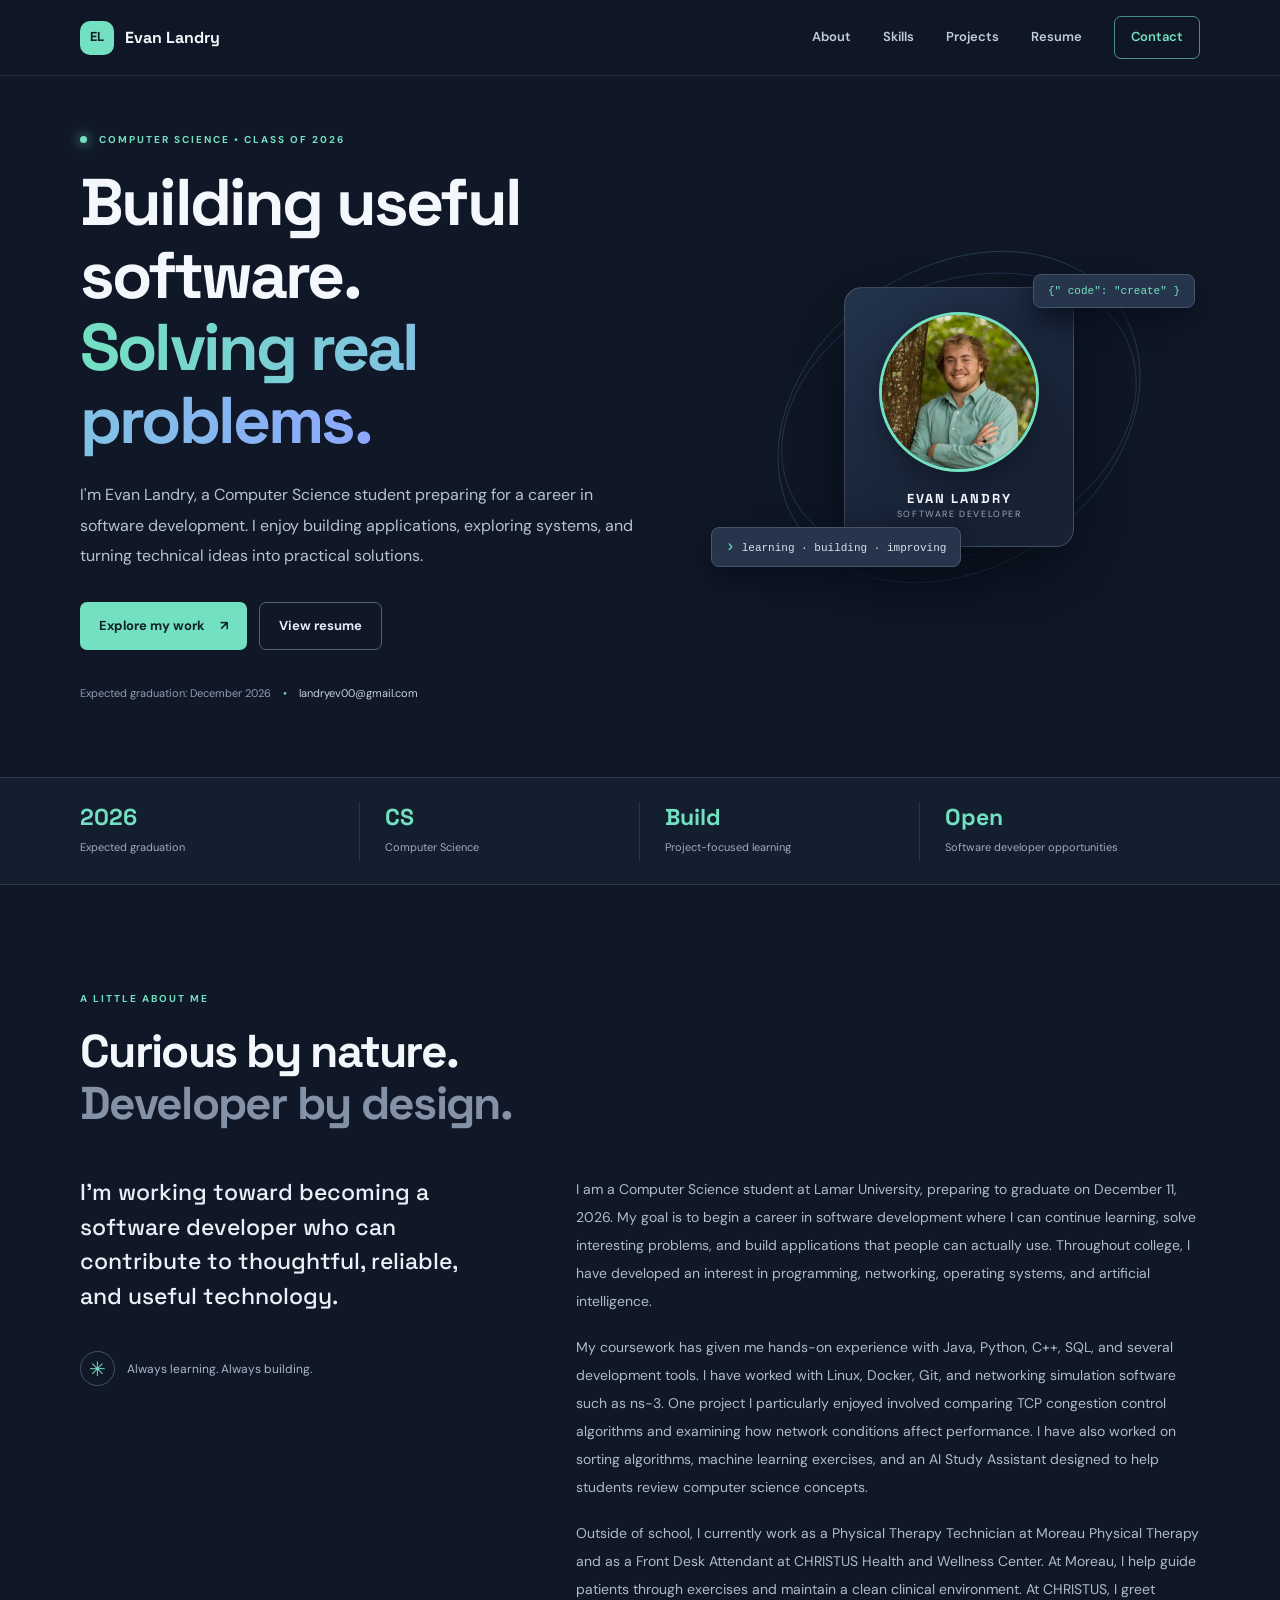
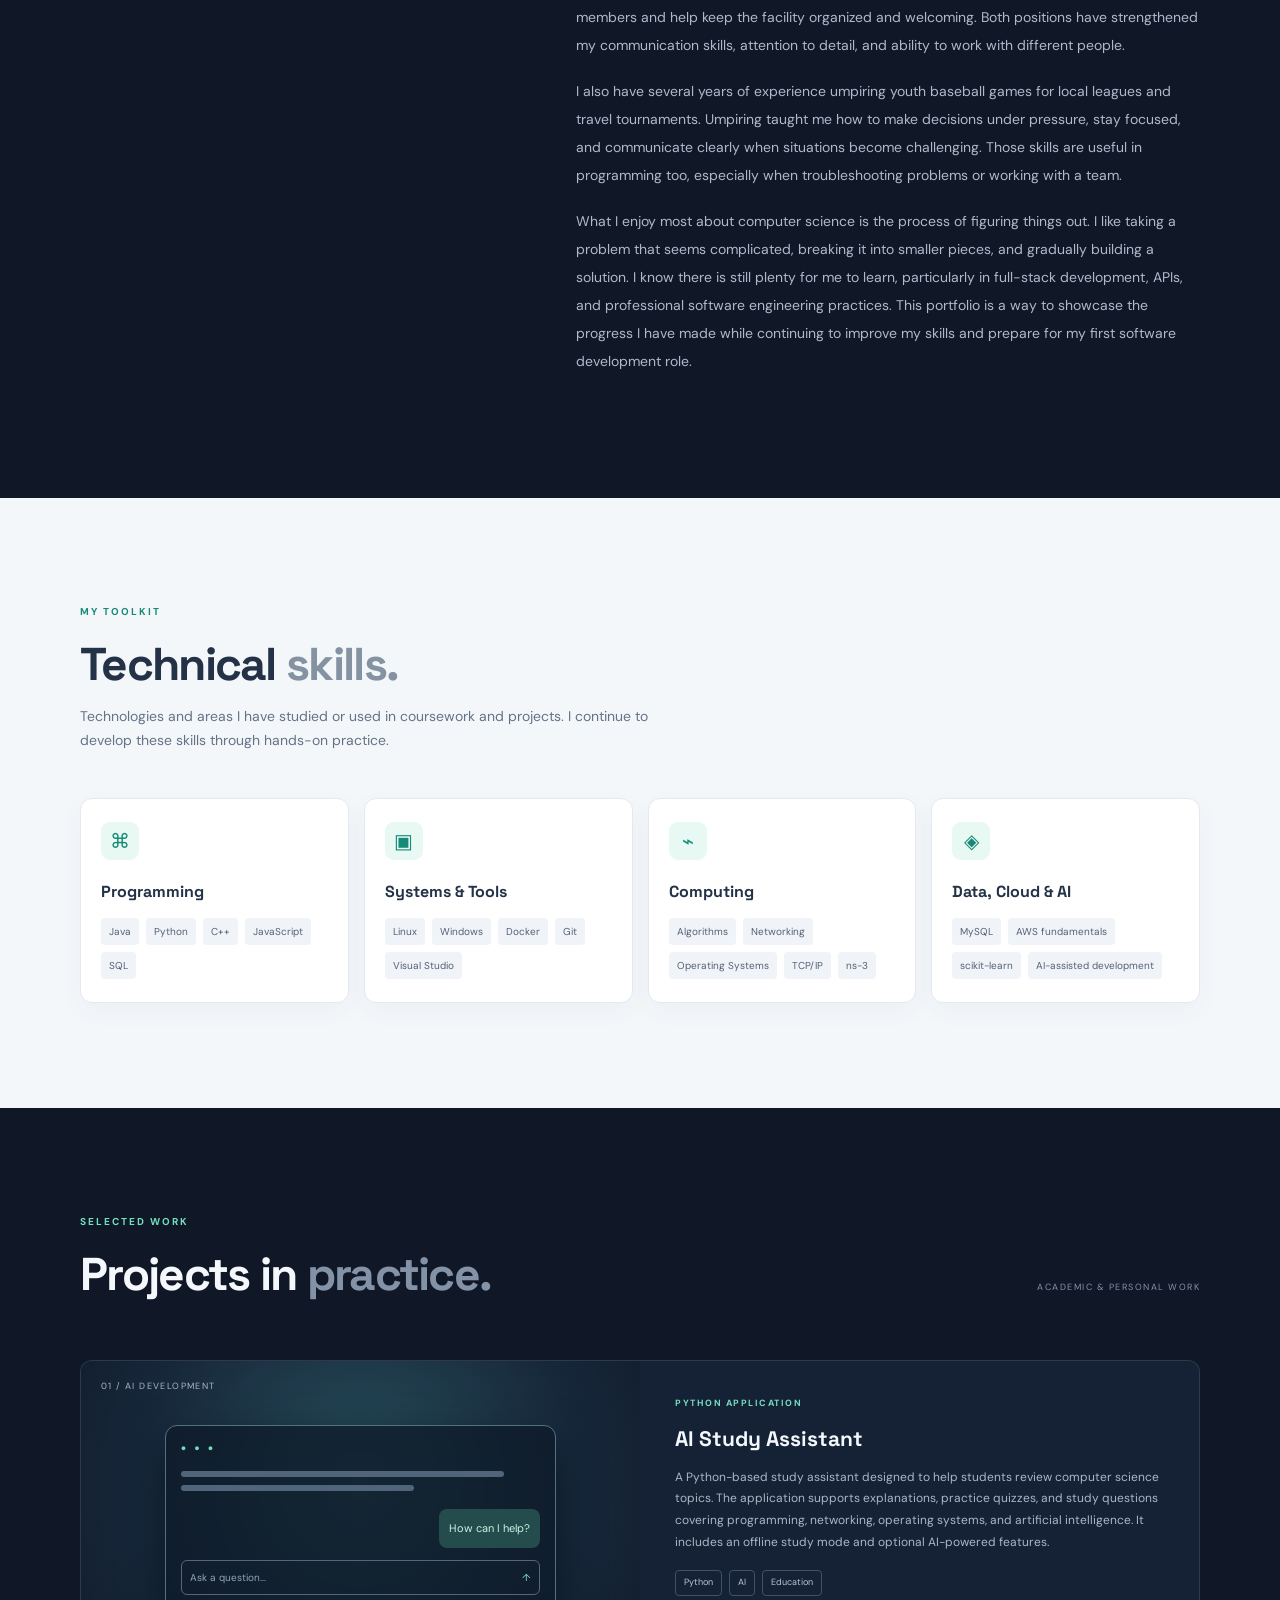
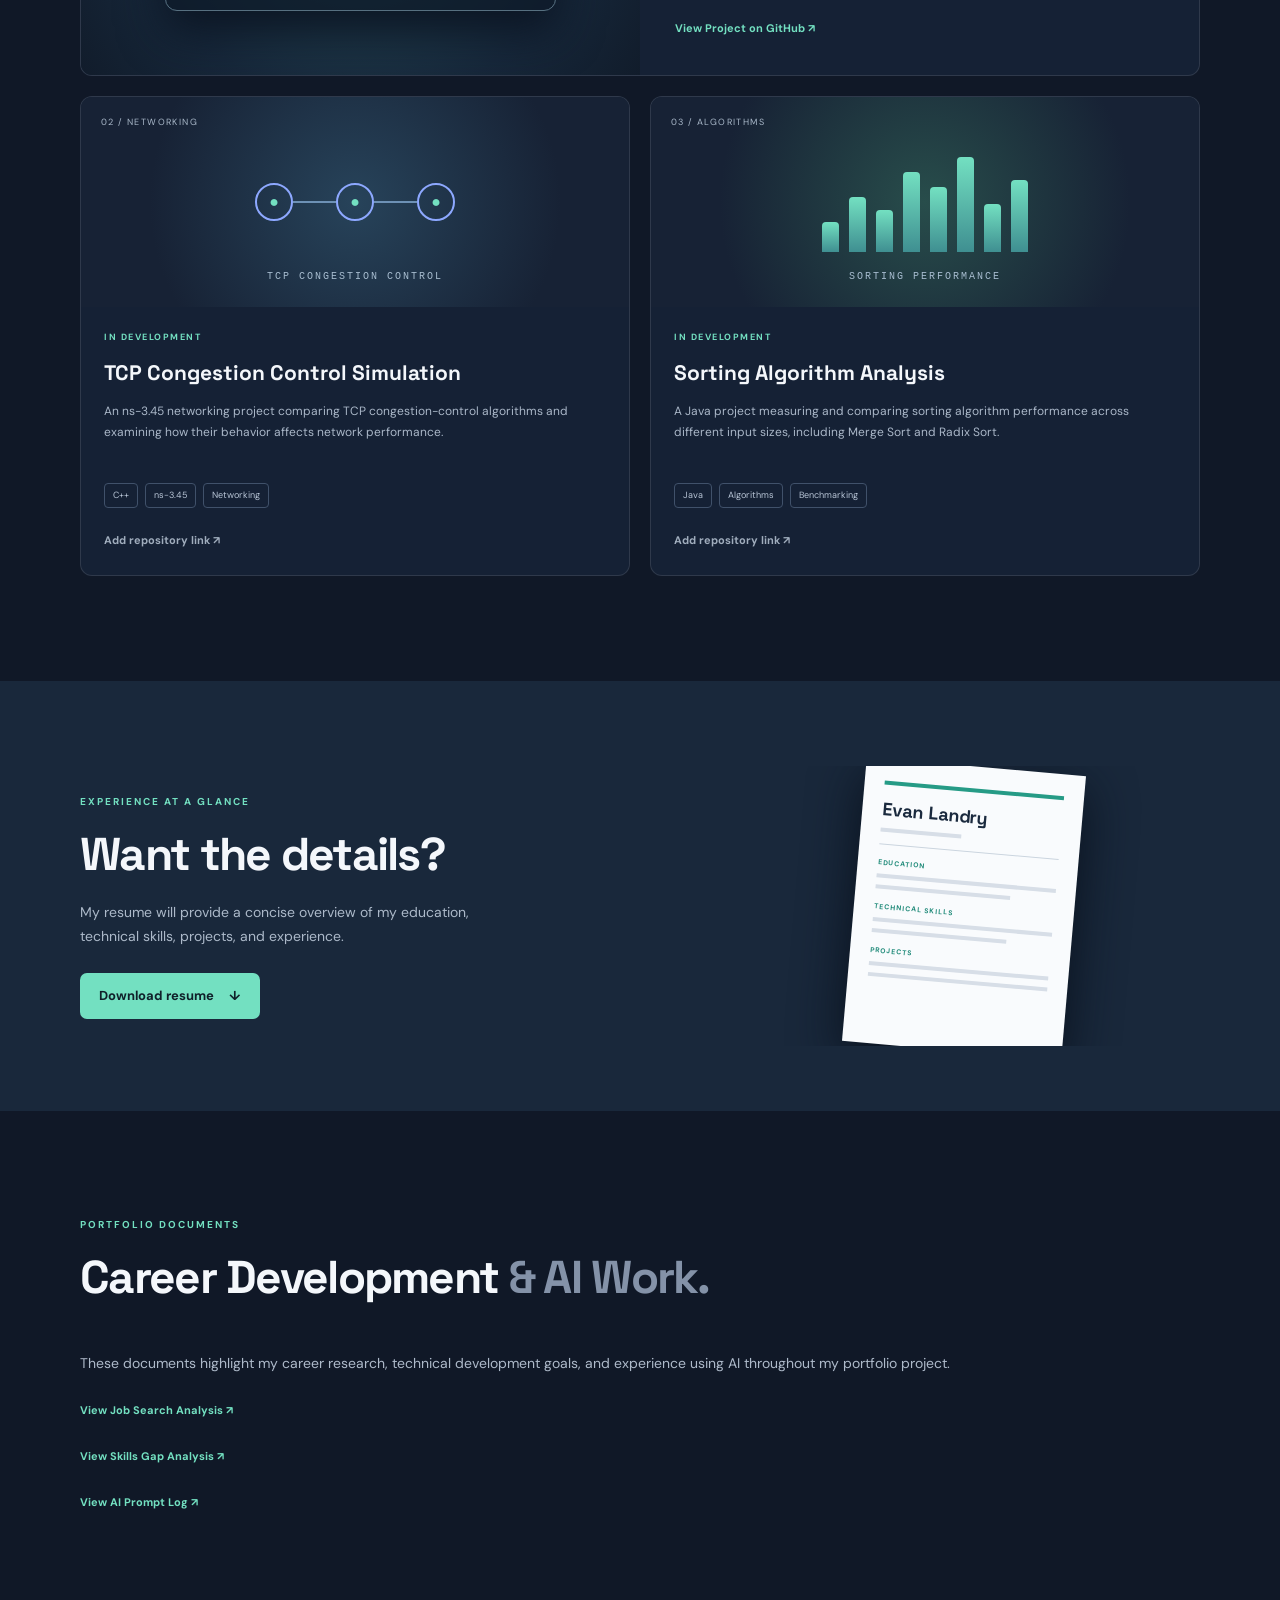
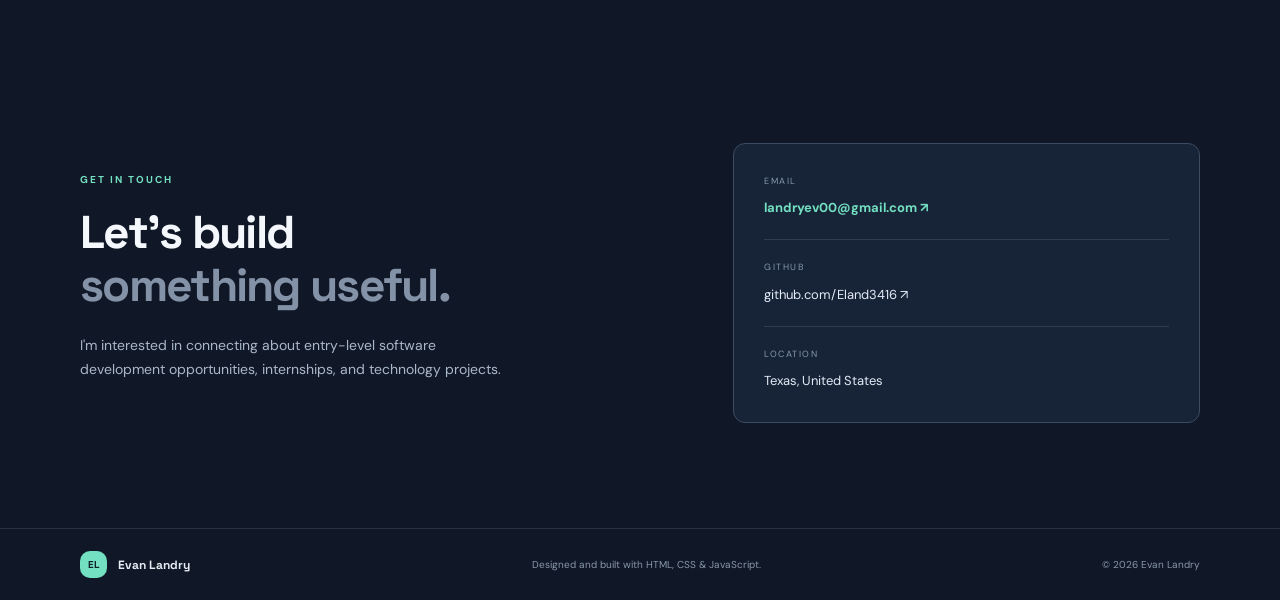
<file: index.html>
<!DOCTYPE html>
<html lang="en">
<head>
  <meta charset="UTF-8">
  <meta name="viewport" content="width=device-width, initial-scale=1.0">
  <meta name="description" content="Evan Landry — Computer Science student and aspiring software developer. Explore projects, technical skills, and contact information.">
  <meta name="theme-color" content="#101827">
  <title>Evan Landry | Software Developer Portfolio</title>
  <link rel="preconnect" href="https://fonts.googleapis.com">
  <link rel="preconnect" href="https://fonts.gstatic.com" crossorigin>
  <link href="https://fonts.googleapis.com/css2?family=DM+Sans:wght@400;500;600;700&family=Space+Grotesk:wght@500;600;700&display=swap" rel="stylesheet">
  <link rel="stylesheet" href="style.css">
</head>
<body>
  <header class="site-header">
    <nav class="nav container" aria-label="Main navigation">
      <a class="brand" href="#home" aria-label="Evan Landry home"><span class="brand-mark">EL</span><span>Evan Landry</span></a>
      <button class="menu-toggle" id="menuToggle" aria-label="Toggle navigation" aria-expanded="false">☰</button>
      <div class="nav-links" id="navLinks">
        <a href="#about">About</a><a href="#skills">Skills</a><a href="#projects">Projects</a>
        <a href="#resume">Resume</a><a class="nav-contact" href="#contact">Contact</a>
      </div>
    </nav>
  </header>

  <main>
    <section class="hero container" id="home">
      <div class="hero-copy">
        <p class="eyebrow"><span class="status-dot"></span> COMPUTER SCIENCE • CLASS OF 2026</p>
        <h1>Building useful software.<br><span class="gradient-text">Solving real problems.</span></h1>
        <p class="hero-description">I'm Evan Landry, a Computer Science student preparing for a career in software development. I enjoy building applications, exploring systems, and turning technical ideas into practical solutions.</p>
        <div class="hero-actions">
          <a class="button button-primary" href="#projects">Explore my work <span>↗</span></a>
          <a class="button button-secondary" href="resume/resume.pdf" target="_blank" rel="noopener">View resume</a>
        </div>
        <div class="hero-meta"><span>Expected graduation: December 2026</span><span class="meta-divider">•</span><a href="mailto:landryev00@gmail.com">landryev00@gmail.com</a></div>
      </div>
      <div class="hero-visual" aria-label="Initials EL profile placeholder">
        <div class="visual-orbit orbit-one"></div><div class="visual-orbit orbit-two"></div>
        
<div class="profile-card">
  <img
    src="assets/professional-headshot.jpg"
    alt="Professional headshot of Evan Landry"
    class="profile-photo"
  >
  <p>EVAN LANDRY</p>
  <span>SOFTWARE DEVELOPER</span>
</div>

        <div class="floating-tag tag-code">{" code": "create" }</div>
        <div class="floating-tag tag-terminal"><span>›</span> learning · building · improving</div>
      </div>
    </section>

    <section class="quick-facts">
      <div class="container facts-grid">
        <div><strong>2026</strong><span>Expected graduation</span></div>
        <div><strong>CS</strong><span>Computer Science</span></div>
        <div><strong>Build</strong><span>Project-focused learning</span></div>
        <div><strong>Open</strong><span>Software developer opportunities</span></div>
      </div>
    </section>

    <section class="section container" id="about">
      <div class="section-heading"><p class="eyebrow">A LITTLE ABOUT ME</p><h2>Curious by nature.<br><span class="muted-heading">Developer by design.</span></h2></div>
      <div class="about-grid">
        <div class="about-lead"><p class="lead">I'm working toward becoming a software developer who can contribute to thoughtful, reliable, and useful technology.</p><div class="about-note"><span class="note-icon">✳</span><span>Always learning. Always building.</span></div></div>
        
<div class="about-body">
  <p>
    I am a Computer Science student at Lamar University,
    preparing to graduate on December 11, 2026. My goal
    is to begin a career in software development where
    I can continue learning, solve interesting problems,
    and build applications that people can actually use.
    Throughout college, I have developed an interest in
    programming, networking, operating systems, and
    artificial intelligence.
  </p>

  <p>
    My coursework has given me hands-on experience with
    Java, Python, C++, SQL, and several development tools.
    I have worked with Linux, Docker, Git, and networking
    simulation software such as ns-3. One project I
    particularly enjoyed involved comparing TCP congestion
    control algorithms and examining how network conditions
    affect performance. I have also worked on sorting
    algorithms, machine learning exercises, and an AI
    Study Assistant designed to help students review
    computer science concepts.
  </p>

  <p>
    Outside of school, I currently work as a Physical
    Therapy Technician at Moreau Physical Therapy and
    as a Front Desk Attendant at CHRISTUS Health and
    Wellness Center. At Moreau, I help guide patients
    through exercises and maintain a clean clinical
    environment. At CHRISTUS, I greet members and help
    keep the facility organized and welcoming. Both
    positions have strengthened my communication skills,
    attention to detail, and ability to work with
    different people.
  </p>

  <p>
    I also have several years of experience umpiring
    youth baseball games for local leagues and travel
    tournaments. Umpiring taught me how to make decisions
    under pressure, stay focused, and communicate clearly
    when situations become challenging. Those skills
    are useful in programming too, especially when
    troubleshooting problems or working with a team.
  </p>

  <p>
    What I enjoy most about computer science is the
    process of figuring things out. I like taking a
    problem that seems complicated, breaking it into
    smaller pieces, and gradually building a solution.
    I know there is still plenty for me to learn,
    particularly in full-stack development, APIs, and
    professional software engineering practices.
    This portfolio is a way to showcase the progress
    I have made while continuing to improve my skills
    and prepare for my first software development role.
  </p>
</div>


</div>
</div>
</section>




    <section class="section section-tint" id="skills">
      <div class="container">
        <div class="section-heading"><p class="eyebrow">MY TOOLKIT</p><h2>Technical <span class="muted-heading">skills.</span></h2><p class="section-intro">Technologies and areas I have studied or used in coursework and projects. I continue to develop these skills through hands-on practice.</p></div>
        <div class="skills-grid">
          <article class="skill-card"><div class="skill-icon">⌘</div><h3>Programming</h3><div class="skill-tags"><span>Java</span><span>Python</span><span>C++</span><span>JavaScript</span><span>SQL</span></div></article>
          <article class="skill-card"><div class="skill-icon">▣</div><h3>Systems & Tools</h3><div class="skill-tags"><span>Linux</span><span>Windows</span><span>Docker</span><span>Git</span><span>Visual Studio</span></div></article>
          <article class="skill-card"><div class="skill-icon">⌁</div><h3>Computing</h3><div class="skill-tags"><span>Algorithms</span><span>Networking</span><span>Operating Systems</span><span>TCP/IP</span><span>ns-3</span></div></article>
          <article class="skill-card"><div class="skill-icon">◈</div><h3>Data, Cloud & AI</h3><div class="skill-tags"><span>MySQL</span><span>AWS fundamentals</span><span>scikit-learn</span><span>AI-assisted development</span></div></article>
        </div>
      </div>
    </section>

    <section class="section container" id="projects">
      <div class="section-heading section-heading-row"><div><p class="eyebrow">SELECTED WORK</p><h2>Projects in <span class="muted-heading">practice.</span></h2></div><span class="project-count">ACADEMIC & PERSONAL WORK</span></div>
      <div class="projects-grid">
        <article class="project-card project-featured">
          <div class="project-art art-ai"><span class="art-label">01 / AI DEVELOPMENT</span><div class="ai-window"><div class="window-dots">● ● ●</div><div class="ai-line wide"></div><div class="ai-line"></div><div class="ai-bubble">How can I help?</div><div class="ai-input">Ask a question... <span>↑</span></div></div></div>
         
<div class="project-content">
  <div class="project-type">PYTHON APPLICATION</div>
  <h3>AI Study Assistant</h3>

  <p>
    A Python-based study assistant designed to help
    students review computer science topics. The
    application supports explanations, practice quizzes,
    and study questions covering programming, networking,
    operating systems, and artificial intelligence.
    It includes an offline study mode and optional
    AI-powered features.
  </p>

  <div class="project-tags">
    <span>Python</span>
    <span>AI</span>
    <span>Education</span>
  </div>

  <a class="project-link"
     href="https://github.com/Eland3416/ai-study-assistant"
     target="_blank"
     rel="noopener noreferrer">
    View Project on GitHub ↗
  </a>
</div>
        </article>
        <article class="project-card">
          <div class="project-art art-network"><span class="art-label">02 / NETWORKING</span><div class="network-diagram"><i>●</i><b></b><i>●</i><b></b><i>●</i></div><div class="network-caption">TCP CONGESTION CONTROL</div></div>
          <div class="project-content"><div class="project-type">IN DEVELOPMENT</div><h3>TCP Congestion Control Simulation</h3><p>An ns-3.45 networking project comparing TCP congestion-control algorithms and examining how their behavior affects network performance.</p><div class="project-tags"><span>C++</span><span>ns-3.45</span><span>Networking</span></div><span class="project-link coming-soon">Add repository link ↗</span></div>
        </article>
        <article class="project-card">
          <div class="project-art art-algorithm"><span class="art-label">03 / ALGORITHMS</span><div class="bars"><i style="height:30%"></i><i style="height:55%"></i><i style="height:42%"></i><i style="height:80%"></i><i style="height:65%"></i><i style="height:95%"></i><i style="height:48%"></i><i style="height:72%"></i></div><div class="network-caption">SORTING PERFORMANCE</div></div>
          <div class="project-content"><div class="project-type">IN DEVELOPMENT</div><h3>Sorting Algorithm Analysis</h3><p>A Java project measuring and comparing sorting algorithm performance across different input sizes, including Merge Sort and Radix Sort.</p><div class="project-tags"><span>Java</span><span>Algorithms</span><span>Benchmarking</span></div><span class="project-link coming-soon">Add repository link ↗</span></div>
        </article>
      </div>
    </section>

    <section class="section resume-section" id="resume">
      <div class="container resume-panel"><div><p class="eyebrow">EXPERIENCE AT A GLANCE</p><h2>Want the details?</h2><p>My resume will provide a concise overview of my education, technical skills, projects, and experience.</p><a class="button button-primary" href="resume/resume.pdf" target="_blank" rel="noopener">Download resume <span>↓</span></a></div><div class="resume-preview"><div class="resume-sheet"><div class="resume-sheet-top"></div><div class="resume-sheet-name">Evan Landry</div><div class="resume-sheet-line short"></div><div class="resume-sheet-rule"></div><div class="resume-sheet-heading">EDUCATION</div><div class="resume-sheet-line"></div><div class="resume-sheet-line medium"></div><div class="resume-sheet-heading">TECHNICAL SKILLS</div><div class="resume-sheet-line"></div><div class="resume-sheet-line medium"></div><div class="resume-sheet-heading">PROJECTS</div><div class="resume-sheet-line"></div><div class="resume-sheet-line"></div></div></div></div>
     
    </section>

<section class="section container" id="documents">
  <div class="section-heading">
    <p class="eyebrow">PORTFOLIO DOCUMENTS</p>
    <h2>Career Development
      <span class="muted-heading">& AI Work.</span>
    </h2>
  </div>

  <div class="about-body">
    <p>
      These documents highlight my career research,
      technical development goals, and experience
      using AI throughout my portfolio project.
    </p>

    <p>
      <a class="project-link"
         href="assets/Evan_Landry_Job_Search_Analysis.pdf"
         target="_blank" rel="noopener">
        View Job Search Analysis ↗
      </a>
    </p>

    <p>
      <a class="project-link"
         href="assets/Evan_Landry_Skills_Gap_Analysis.pdf"
         target="_blank" rel="noopener">
        View Skills Gap Analysis ↗
      </a>
    </p>

    <p>
      <a class="project-link"
         href="assets/Evan_Landry_AI_Project_Prompt_Summary_1_to_6_With_Reflection.pdf"
         target="_blank" rel="noopener">
        View AI Prompt Log ↗
      </a>
    </p>
  </div>
</section>

    <section class="section container contact-section" id="contact">
      <div class="contact-copy"><p class="eyebrow">GET IN TOUCH</p><h2>Let's build<br><span class="muted-heading">something useful.</span></h2><p>I'm interested in connecting about entry-level software development opportunities, internships, and technology projects.</p></div>
      <div class="contact-card"><span class="contact-label">EMAIL</span><a class="contact-email" href="mailto:landryev00@gmail.com">landryev00@gmail.com ↗</a><div class="contact-divider"></div><span class="contact-label">GITHUB</span><a href="https://github.com/Eland3416" target="_blank" rel="noopener">github.com/Eland3416 ↗</a><div class="contact-divider"></div><span class="contact-label">LOCATION</span><span>Texas, United States</span></div>
    </section>
  </main>

  <footer class="footer"><div class="container footer-inner"><a class="brand" href="#home"><span class="brand-mark">EL</span><span>Evan Landry</span></a><span>Designed and built with HTML, CSS & JavaScript.</span><span>© <span id="year"></span> Evan Landry</span></div></footer>
  <script src="script.js"></script>
</body>
</html>
</file>
<file: style.css>
:root{--bg:#101827;--panel:#172235;--ink:#f4f7fb;--muted:#aab6c8;--accent:#73e0c1;--accent2:#8da8ff;--line:rgba(255,255,255,.11);--light:#f4f7fa;--dark:#172235;--body:#243247}
*{box-sizing:border-box}html{scroll-behavior:smooth;scroll-padding-top:85px}body{margin:0;font-family:"DM Sans",sans-serif;color:var(--ink);background:var(--bg);line-height:1.7}a{color:inherit;text-decoration:none}.container{width:min(1120px,calc(100% - 48px));margin-inline:auto}.site-header{height:76px;position:sticky;top:0;z-index:10;background:rgba(16,24,39,.92);backdrop-filter:blur(14px);border-bottom:1px solid var(--line)}.nav{height:100%;display:flex;align-items:center;justify-content:space-between}.brand{display:inline-flex;align-items:center;gap:11px;font-family:"Space Grotesk",sans-serif;font-weight:700}.brand-mark{display:grid;place-items:center;width:34px;height:34px;border-radius:10px;background:var(--accent);color:#10202a;font-size:13px}.nav-links{display:flex;align-items:center;gap:32px;color:#c2ccda;font-size:13px;font-weight:600}.nav-links a:hover,.contact-card a:hover{color:var(--accent)}.nav-links .nav-contact{padding:9px 16px;border:1px solid rgba(115,224,193,.6);border-radius:7px;color:var(--accent)}.menu-toggle{display:none;background:none;border:0;color:white;font-size:24px}
.hero{min-height:620px;display:grid;grid-template-columns:1.1fr .9fr;align-items:center;gap:50px;padding-top:55px;padding-bottom:75px}.eyebrow{font-size:10px;letter-spacing:2px;font-weight:700;color:var(--accent);margin:0 0 18px}.status-dot{display:inline-block;width:7px;height:7px;border-radius:50%;background:var(--accent);margin-right:8px;box-shadow:0 0 12px var(--accent)}h1,h2,h3,p{margin-top:0}h1,h2,h3{font-family:"Space Grotesk",sans-serif}h1{font-size:clamp(42px,5.2vw,66px);line-height:1.1;letter-spacing:-2.8px;margin-bottom:24px}.gradient-text{background:linear-gradient(90deg,var(--accent),var(--accent2));background-clip:text;color:transparent}.hero-description{max-width:580px;color:#b7c2d1;font-size:16px;line-height:1.9}.hero-actions{display:flex;gap:12px;margin-top:30px}.button{display:inline-flex;align-items:center;justify-content:center;gap:15px;padding:12px 19px;border-radius:7px;font-size:13px;font-weight:700;transition:transform .2s,background .2s}.button:hover{transform:translateY(-2px)}.button-primary{background:var(--accent);color:#10202a}.button-secondary{border:1px solid #536176;color:#e7edf5}.hero-meta{display:flex;gap:12px;align-items:center;margin-top:34px;color:#8f9db1;font-size:11px}.hero-meta a{color:#c5d0df}.meta-divider{color:var(--accent)}
.hero-visual{height:410px;position:relative;display:grid;place-items:center}.visual-orbit{position:absolute;border:1px solid rgba(141,168,255,.2);border-radius:50%;transform:rotate(-24deg)}.orbit-one{width:370px;height:270px}.orbit-two{width:300px;height:390px;transform:rotate(55deg);border-color:rgba(115,224,193,.2)}.profile-card{width:230px;height:260px;position:relative;z-index:1;display:flex;flex-direction:column;align-items:center;justify-content:center;border:1px solid rgba(255,255,255,.17);border-radius:18px;background:linear-gradient(145deg,#22334c,#172235 70%);box-shadow:0 25px 80px #050b15}.profile-initials{width:112px;height:112px;display:grid;place-items:center;border-radius:50%;font:700 42px "Space Grotesk";color:#12202b;background:linear-gradient(140deg,var(--accent),#9bb8ff);margin-bottom:20px}.profile-card p{font:700 13px "Space Grotesk";letter-spacing:2px;margin:0}.profile-card>span{font-size:9px;letter-spacing:1.6px;color:#9eacc0}.floating-tag{position:absolute;z-index:2;background:#26354b;border:1px solid #46556c;padding:10px 14px;border-radius:8px;color:#d9e2ef;font:11px monospace;box-shadow:0 12px 30px #080f1b}.tag-code{top:62px;right:5px;color:var(--accent)}.tag-terminal{bottom:55px;left:-8px}.tag-terminal span{color:var(--accent);font-size:16px}
.quick-facts{border-block:1px solid var(--line);background:#131e2f}.facts-grid{display:grid;grid-template-columns:repeat(4,1fr);padding:24px 0}.facts-grid div{padding:0 25px;border-right:1px solid var(--line)}.facts-grid div:first-child{padding-left:0}.facts-grid div:last-child{border:0}.facts-grid strong{display:block;font:700 23px "Space Grotesk";color:var(--accent)}.facts-grid span{font-size:11px;color:#9eacc0}
.section{padding-top:105px;padding-bottom:105px}.section-heading{margin-bottom:45px}.section-heading h2,.contact-copy h2,.resume-panel h2{font-size:clamp(34px,4vw,46px);line-height:1.15;letter-spacing:-1.7px;margin-bottom:14px}.muted-heading{color:#8492a8}.about-grid{display:grid;grid-template-columns:.8fr 1.2fr;gap:80px}.lead{font:500 23px/1.5 "Space Grotesk";color:#eaf0f7}.about-note{display:flex;align-items:center;gap:12px;margin-top:38px;color:#aab7c9;font-size:12px}.note-icon{display:grid;place-items:center;width:35px;height:35px;border:1px solid #40526a;border-radius:50%;color:var(--accent);font-size:20px}.about-body p{font-size:14px;color:#aebaca;line-height:2;margin-bottom:18px}
.section-tint{background:var(--light);color:var(--body)}.section-tint .muted-heading{color:#8592a2}.section-tint .eyebrow{color:#168a78}.section-intro{max-width:570px;color:#657287;font-size:14px}.skills-grid{display:grid;grid-template-columns:repeat(4,1fr);gap:15px}.skill-card{background:white;border:1px solid #e4e9ef;border-radius:12px;padding:23px 20px;box-shadow:0 8px 25px rgba(28,47,73,.04)}.skill-icon{width:38px;height:38px;display:grid;place-items:center;border-radius:9px;background:#e8f8f3;color:#168a78;font-size:20px}.skill-card h3{font-size:16px;margin:18px 0 13px}.skill-tags,.project-tags{display:flex;flex-wrap:wrap;gap:7px}.skill-tags span{font-size:10px;color:#536176;background:#f0f3f7;padding:5px 8px;border-radius:4px}.small-note{font-size:11px;color:#8895a6;margin-top:18px}.section-tint .small-note{color:#778397}
.section-heading-row{display:flex;justify-content:space-between;align-items:end}.project-count{font-size:9px;letter-spacing:1.5px;color:#8492a8;padding-bottom:20px}.projects-grid{display:grid;grid-template-columns:repeat(2,1fr);gap:20px}.project-card{overflow:hidden;border:1px solid var(--line);border-radius:12px;background:#152135}.project-featured{grid-column:span 2;display:grid;grid-template-columns:1fr 1fr}.project-art{height:210px;position:relative;overflow:hidden;display:flex;align-items:center;justify-content:center}.project-featured .project-art{height:100%;min-height:290px}.art-ai{background:radial-gradient(circle at 50% 40%,#28505c,#17283b 65%,#111c2b)}.art-network{background:radial-gradient(circle at center,#27435a,#172235 70%)}.art-algorithm{background:radial-gradient(circle at center,#284d4b,#172235 70%)}.art-label{position:absolute;top:18px;left:20px;font-size:9px;letter-spacing:1.4px;color:#a9b8c9}.ai-window{width:70%;padding:15px;border:1px solid #577080;border-radius:12px;background:rgba(12,25,39,.75);box-shadow:0 20px 45px #0b1422}.window-dots{font-size:9px;letter-spacing:3px;color:#79d9bd;margin-bottom:15px}.ai-line{height:6px;width:65%;background:#506579;border-radius:6px;margin:8px 0}.ai-line.wide{width:90%}.ai-bubble{margin:18px 0 12px auto;padding:10px;width:max-content;max-width:90%;background:#244c4c;border-radius:8px;color:#c9f4e9;font-size:11px}.ai-input{border:1px solid #536779;border-radius:6px;padding:8px;color:#92a5b8;font-size:10px}.ai-input span{float:right;color:var(--accent)}.network-diagram{display:flex;align-items:center;gap:0}.network-diagram i{width:38px;height:38px;border:2px solid var(--accent2);border-radius:50%;display:grid;place-items:center;color:var(--accent);font-style:normal}.network-diagram b{width:43px;height:2px;background:#6d91b5}.network-caption{position:absolute;bottom:25px;font:10px monospace;letter-spacing:2px;color:#a8bdd0}.bars{height:100px;display:flex;align-items:end;gap:10px}.bars i{display:block;width:17px;border-radius:4px 4px 0 0;background:linear-gradient(var(--accent),#3f8f91)}.project-content{padding:23px}.project-featured .project-content{padding:35px}.project-type{font-size:9px;letter-spacing:1.5px;color:var(--accent);font-weight:700;margin-bottom:10px}.project-content h3{font-size:21px;margin-bottom:10px}.project-content p{font-size:12px;line-height:1.8;color:#aab7c8;min-height:65px}.project-tags{margin:17px 0}.project-tags span{font-size:9px;padding:4px 8px;border:1px solid #40516a;border-radius:4px;color:#b9c6d7}.project-link{font-size:11px;font-weight:700;color:var(--accent)}.coming-soon{color:#a0adbd}
.resume-section{background:#19283b;padding:85px 0 65px}.resume-panel{display:grid;grid-template-columns:1fr .8fr;align-items:center;gap:60px}.resume-panel p:not(.eyebrow){max-width:450px;color:#acb9c9;font-size:14px;margin:20px 0 25px}.resume-preview{height:280px;display:grid;place-items:center;overflow:hidden}.resume-sheet{width:220px;height:285px;background:#f9fbfd;color:#1b2a3e;padding:22px 20px;transform:rotate(5deg);box-shadow:0 15px 50px #09111d}.resume-sheet-top{height:4px;background:#269b86;margin-bottom:13px}.resume-sheet-name{font:700 18px "Space Grotesk"}.resume-sheet-line{height:4px;background:#d7dee7;margin:7px 0}.resume-sheet-line.short{width:45%}.resume-sheet-line.medium{width:75%}.resume-sheet-rule{height:1px;background:#cbd5df;margin:12px 0}.resume-sheet-heading{font:700 7px "DM Sans";letter-spacing:1px;color:#218b7a;margin-top:13px}.resume-note{color:#8c9bae!important}
.contact-section{display:grid;grid-template-columns:1fr .8fr;gap:70px;align-items:center}.contact-copy>p:last-child{max-width:440px;color:#aab7c8;font-size:14px;margin-top:22px}.contact-card{padding:30px;border:1px solid #3b4b61;border-radius:12px;background:#172438;display:flex;flex-direction:column;gap:8px}.contact-label{font-size:9px;letter-spacing:1.5px;color:#8798ad}.contact-card a,.contact-card>span:last-child{font-size:13px;color:#e3ebf5}.contact-card .contact-email{color:var(--accent);font-weight:700}.contact-divider{height:1px;background:var(--line);margin:12px 0}.footer{border-top:1px solid var(--line);padding:22px 0;color:#8997aa;font-size:10px}.footer-inner{display:flex;align-items:center;justify-content:space-between}.footer .brand{color:#e6edf5;font-size:12px}.footer .brand-mark{width:27px;height:27px;font-size:10px}
@media(max-width:800px){.hero{grid-template-columns:1fr;padding-top:75px;gap:15px}.hero-visual{height:340px}.hero-copy{max-width:650px}.about-grid{gap:35px}.skills-grid{grid-template-columns:repeat(2,1fr)}.contact-section{gap:35px}.facts-grid div{padding-inline:14px}}
@media(max-width:620px){.container{width:min(100% - 36px,1120px)}.site-header{height:66px}.menu-toggle{display:block}.nav-links{display:none;position:absolute;top:65px;left:0;right:0;padding:20px 24px 25px;background:#152135;border-bottom:1px solid var(--line);flex-direction:column;align-items:stretch;gap:17px}.nav-links.open{display:flex}.nav-links .nav-contact{text-align:center}.hero{min-height:auto;padding-top:65px;padding-bottom:50px}h1{font-size:43px;letter-spacing:-1.8px}.hero-description{font-size:14px}.hero-meta{flex-wrap:wrap}.hero-visual{height:300px}.orbit-one{width:290px;height:220px}.orbit-two{width:240px;height:310px}.profile-card{width:190px;height:220px}.profile-initials{width:90px;height:90px;font-size:34px}.tag-code{right:0;top:35px}.tag-terminal{left:0;bottom:35px;font-size:9px}.facts-grid{grid-template-columns:repeat(2,1fr);gap:20px}.facts-grid div{border:0;padding:0}.section{padding-top:75px;padding-bottom:75px}.about-grid,.contact-section,.resume-panel{grid-template-columns:1fr;gap:25px}.about-note{margin-top:20px}.skills-grid{grid-template-columns:1fr 1fr;gap:10px}.skill-card{padding:17px 13px}.skill-card h3{font-size:14px}.section-heading-row{display:block}.project-count{display:block;padding:0}.projects-grid{grid-template-columns:1fr}.project-featured{grid-column:auto;display:block}.project-featured .project-art{min-height:210px}.project-featured .project-content{padding:23px}.project-content p{min-height:0}.resume-section{padding:65px 0 45px}.resume-preview{height:230px}.resume-sheet{transform:scale(.8) rotate(5deg)}.footer-inner{flex-direction:column;gap:12px;align-items:flex-start}.footer-inner>span:nth-child(2){order:3}}
@media(max-width:380px){.skills-grid{grid-template-columns:1fr}.hero-actions{flex-direction:column;align-items:stretch}.button{width:100%}}


/* Homepage Profile Photo */

.profile-photo {
  width: 160px;
  height: 160px;
  object-fit: cover;
  object-position: center 25%;
  border-radius: 50%;
  border: 3px solid var(--accent);
  margin-bottom: 18px;
  display: block;
  box-shadow: 0 8px 25px rgba(0, 0, 0, 0.3);
}

@media (max-width: 620px) {
  .profile-photo {
    width: 130px;
    height: 130px;
  }
}
</file>
